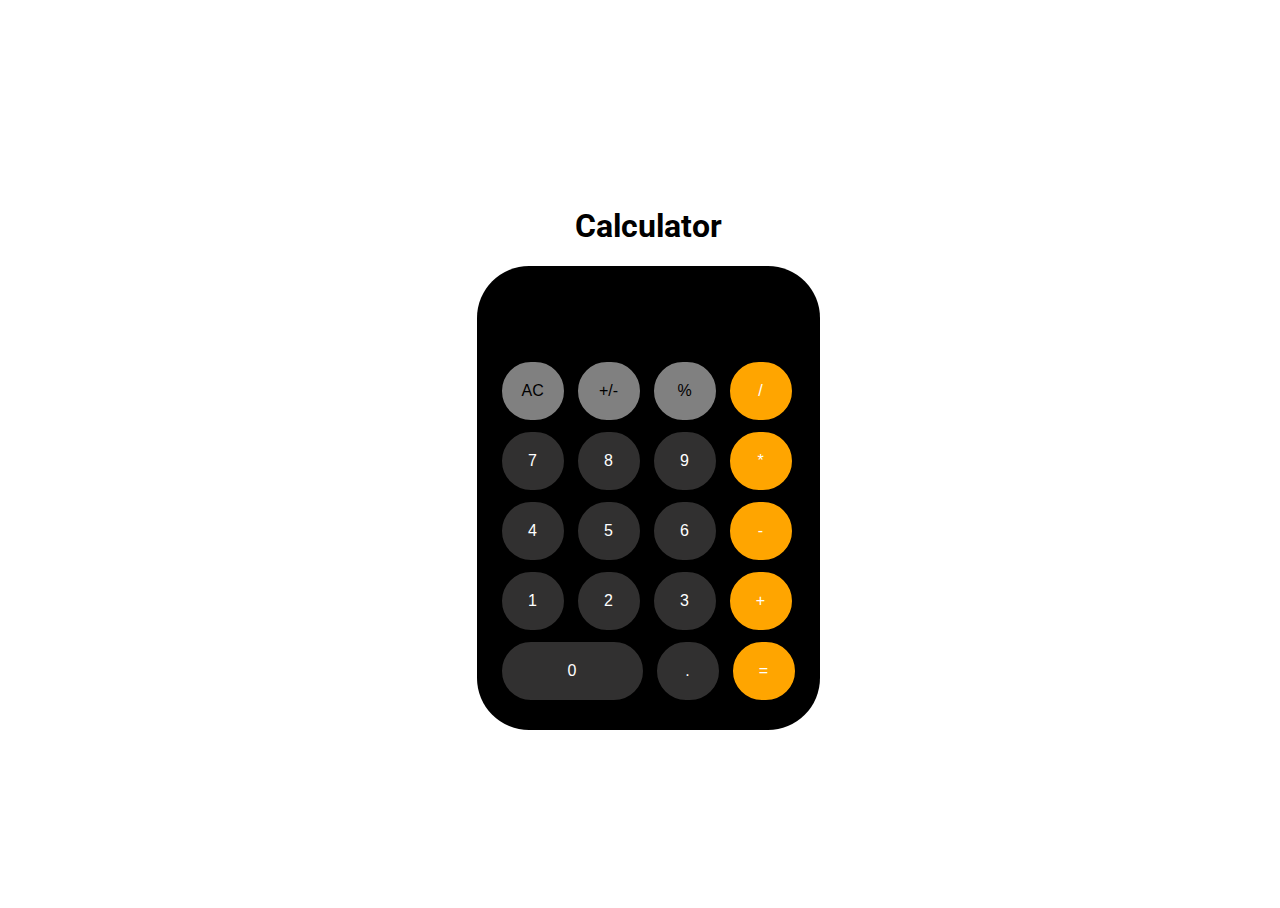
<file: Calculator/index.html>
<!DOCTYPE html>
<html lang="en">
<head>
    <meta charset="UTF-8">
    <meta name="viewport" content="width=device-width, initial-scale=1.0">
    <title>Calculate Me!</title>
    <link href="style.css" rel="stylesheet" type="text/css" />
    <link href="utils.css" rel="stylesheet" type="text/css" />
</head>
<body>
    <div class="container flex flex-col items-center mx-auto">
        <h1 class="text-center">Calculator</h1>
        <div class="Calculator">
        <div class="row">
            <div class="row">
                <input class="input h1" type="text"/>
            </div>
            <button class="button Lgrey font-color">AC</button>
            <button class="button Lgrey font-color">+/-</button>
            <button class="button Lgrey font-color">%</button>
            <button class="button orange operator-btn">/</button>
        </div>
        <div class="row">
            <button class="button Dgrey">7</button>
            <button class="button Dgrey">8</button>
            <button class="button Dgrey">9</button>
            <button class="button orange operator-btn">*</button>
        </div>
        <div class="row">
            <button class="button Dgrey">4</button>
            <button class="button Dgrey">5</button>
            <button class="button Dgrey">6</button>
            <button class="button orange operator-btn">-</button>
        </div>
        <div class="row">
            <button class="button Dgrey">1</button>
            <button class="button Dgrey">2</button>
            <button class="button Dgrey">3</button>
            <button class="button orange operator-btn">+</button>
        </div>
        <div class="row">
            <button class="button equal Dgrey">0</button>
            <button class="button Dgrey">.</button>
            <button class="button orange operator-btn">=</button>
        </div>
    </div>
    </div>

    <script src="script.js"></script>
    
</body>
</html>
</file>
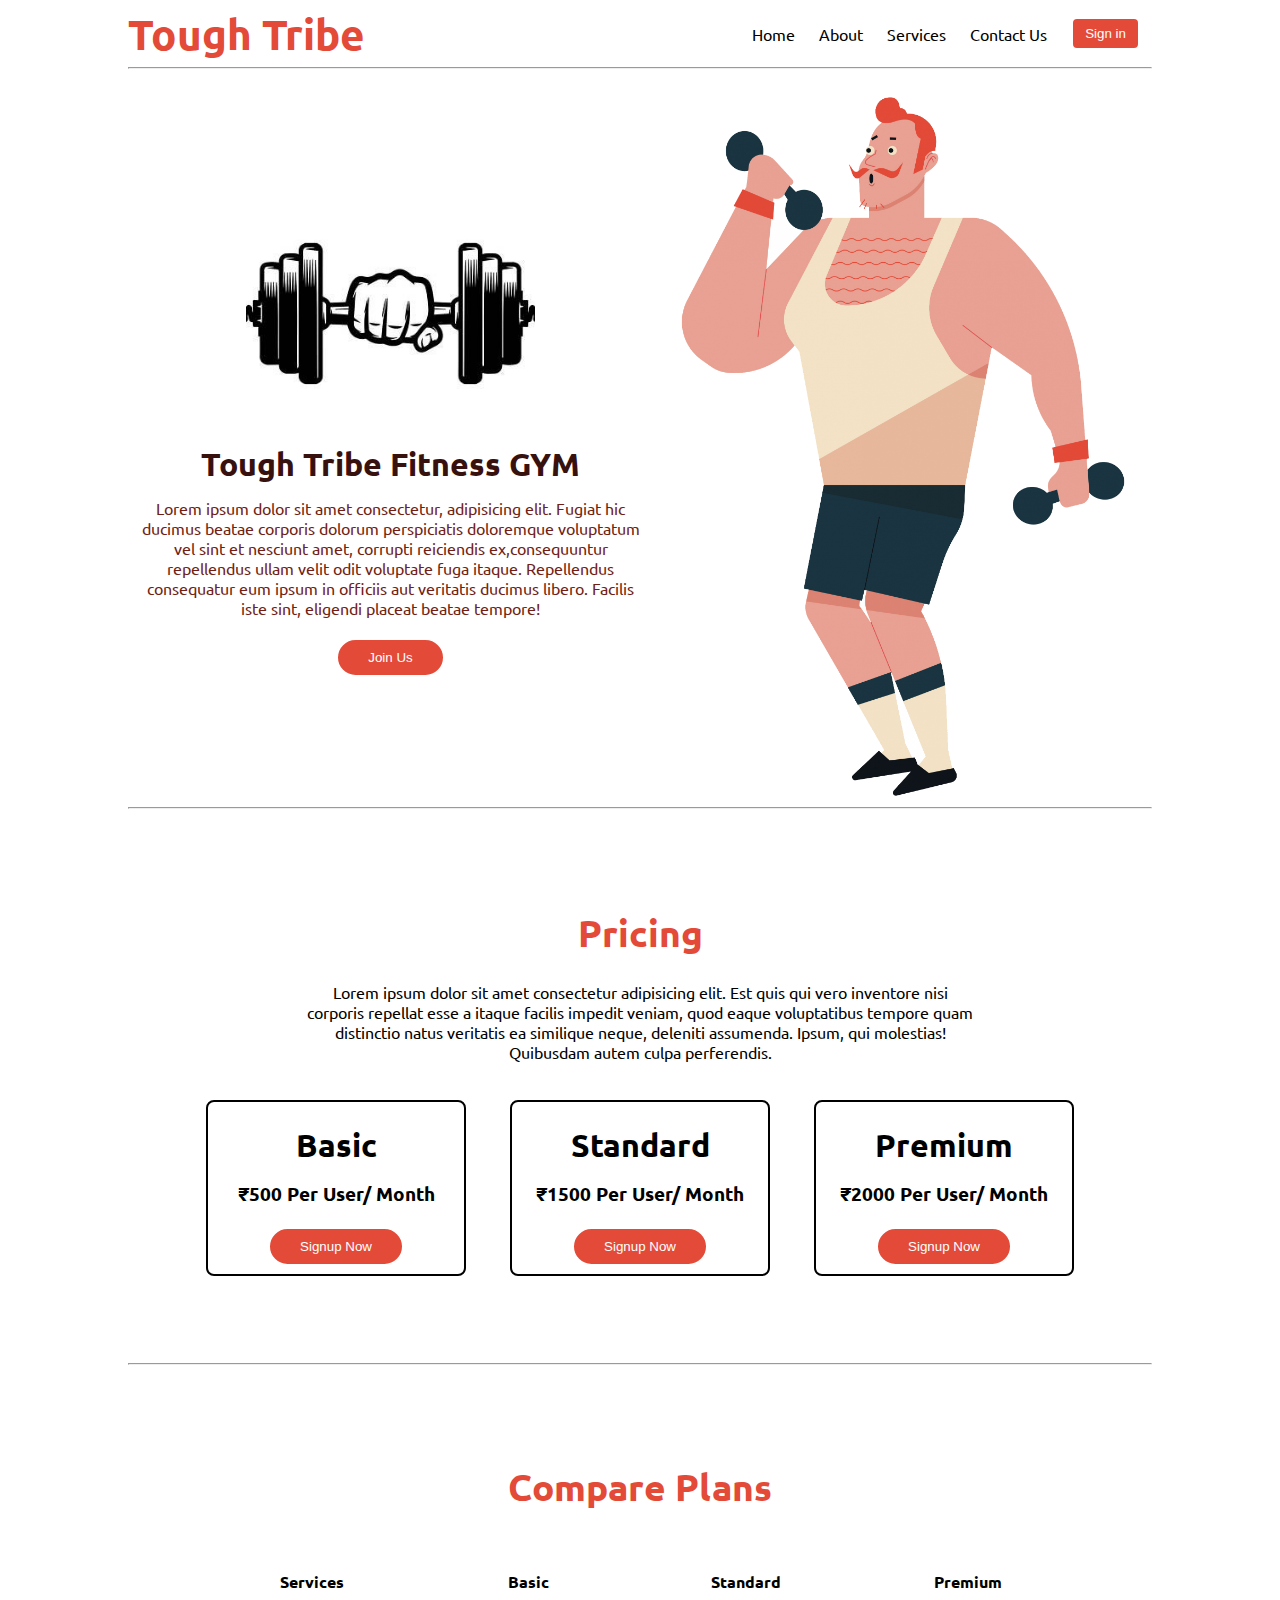
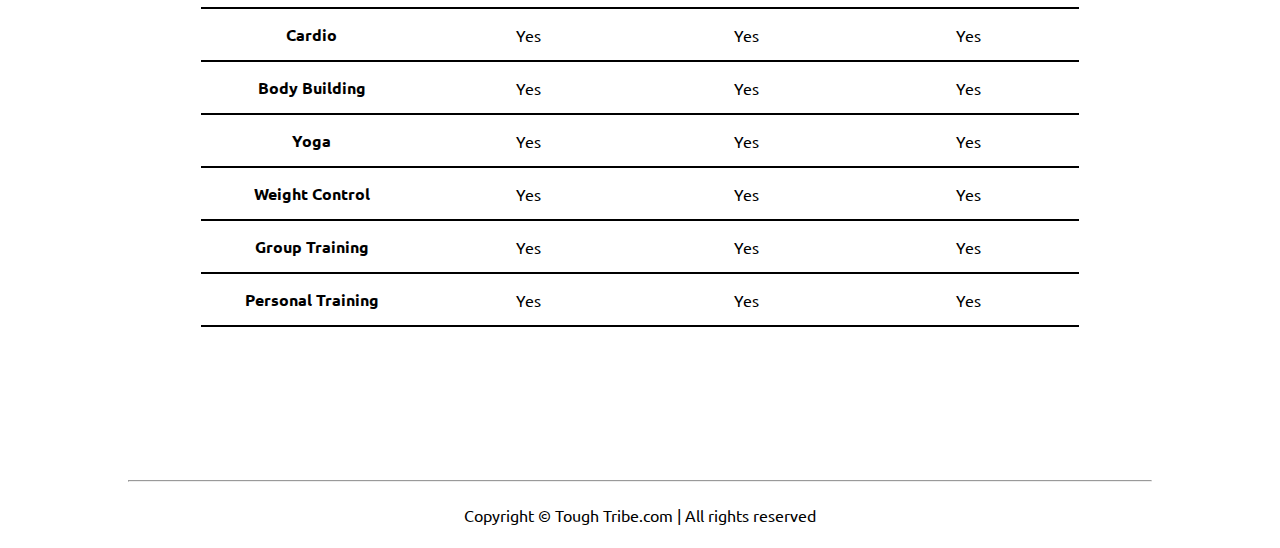
<file: Landing Page/index.html>
<!DOCTYPE html>
<html lang="en">
<head>
    <meta charset="UTF-8">
    <meta name="viewport" content="width=device-width, initial-scale=1.0">
    <title>Tough Tribe</title>
    <link rel="stylesheet" href="style.css">
    <link rel="stylesheet" href="utils.css">
</head>
<body class='overflow-x-hidden'>
    <div class="container mx-auto">
        <header>
            <nav class="flex justify-between">
                <div class="logo font-bold flex items-center text-blue"><h1>Tough Tribe</h1></div>
                <ul class="navbar flex items-center">
                    <li><a href="#">Home</a></li>
                    <li><a href="#">About</a></li>
                    <li><a href="#">Services</a></li>
                    <li><a href="#">Contact Us</a></li>
                    <li><button class="btn">Sign in</button></li>    
                </ul>
            </nav>
            <hr>
        </header>
        <main class="min-h-screen">
            <section class="section1">
                <div class="flex">
                    <div class="topleft flex flex-col justify-center px-2">
                        <div class=" text-center">
                            <img class="dumbellimg" src="Dumbell.png" alt="">
                        </div>
                        <h1 class="my-1 text-center">Tough Tribe Fitness GYM</h1>
                        <p class=" text-center">Lorem ipsum dolor sit amet consectetur, adipisicing elit.
                           Fugiat hic ducimus beatae corporis dolorum perspiciatis doloremque voluptatum vel sint et nesciunt amet,
                            corrupti reiciendis ex,consequuntur repellendus ullam velit odit voluptate fuga itaque.
                            Repellendus consequatur eum ipsum in officiis aut veritatis ducimus libero.
                            Facilis iste sint, eligendi placeat beatae tempore!</p><br>
                            <div class="text-center">
                              <button class="button">Join Us</button>
                            </div>
                    </div>
                    <div class="topright flex justify-center">
                        <img class="gymimg" src="GYM.png" alt="">
                    </div>
                </div>
            </section>
            <hr>
            <section class="section2">
                <h1 class="text-center my-2 text-blue">Pricing</h1>
                <p class="my-2">Lorem ipsum dolor sit amet consectetur adipisicing elit.
                    Est quis qui vero inventore nisi corporis repellat esse a itaque facilis impedit veniam,
                    quod eaque voluptatibus tempore quam distinctio natus veritatis ea similique neque,
                    deleniti assumenda. Ipsum, qui molestias! Quibusdam autem culpa perferendis.</p>
                    <div class="boxes flex justify-center">
                        <div class="box">
                            <h2>Basic</h2>
                            <li class="highlighted">₹500 Per User/ Month</li>
                            <br>
                            <li><button class="button">Signup Now</button></li>
                            </ul>
                        </div>
                        <div class="boxes flex">
                            <div class="box">
                                <h2>Standard</h2>
                                <li class="highlighted">₹1500 Per User/ Month</li>
                                <br>
                                <li><button class="button">Signup Now</button></li>
                                </ul>
                            </div>
                            <div class="boxes flex">
                                <div class="box">
                                    <h2>Premium</h2>
                                    <li class="highlighted">₹2000 Per User/ Month</li>
                                    <br>
                                    <li><button class="button">Signup Now</button></li>
                                    </ul>
                                </div>
                    </div>
            </section>
            <hr>
            <section class="section3">
                <h1 class="text-center my-2 text-blue">Compare Plans</h1>
                <div class="container plantable">
                    <table class="table text-center">
                      <thead>
                        <tr>
                          <th>Services</th>
                          <th>Basic</th>
                          <th>Standard</th>
                          <th>Premium</th>
                        </tr>
                      </thead>
                      <tbody>
                        <tr>
                          <th scope="row" class="text-start">Cardio</th>
                          <td>Yes</svg></td>
                          <td>Yes</svg></td>
                          <td>Yes</svg></td>
                        </tr>
                        <tr>
                          <th scope="row" class="text-start">Body Building</th>
                          <td>Yes</td>
                          <td>Yes</td>
                          <td>Yes</td>
                        </tr>
                      </tbody>
              
                      <tbody>
                        <tr>
                          <th scope="row" class="text-start">Yoga</th>
                          <td>Yes</td>
                          <td>Yes</td>
                          <td>Yes</td>
                        </tr>
                        <tr>
                          <th scope="row" class="text-start">Weight Control</th>
                          <td>Yes</td>
                          <td>Yes</td>
                          <td>Yes</td>
                        </tr>
                        <tr>
                          <th scope="row" class="text-start">Group Training</th>
                          <td>Yes</td>
                          <td>Yes</td>
                          <td>Yes</td>
                        </tr>
                        <tr>
                          <th scope="row" class="text-start">Personal Training</th>
                          <td>Yes</td>
                          <td>Yes</td>
                          <td>Yes</td>
                        </tr>
                      </tbody>
                    </table>
            </section>
            <hr>
        </main>
        <footer>
            Copyright &copy; Tough Tribe.com | All rights reserved

        </footer>
    </div>
    
</body>
</html>
</file>
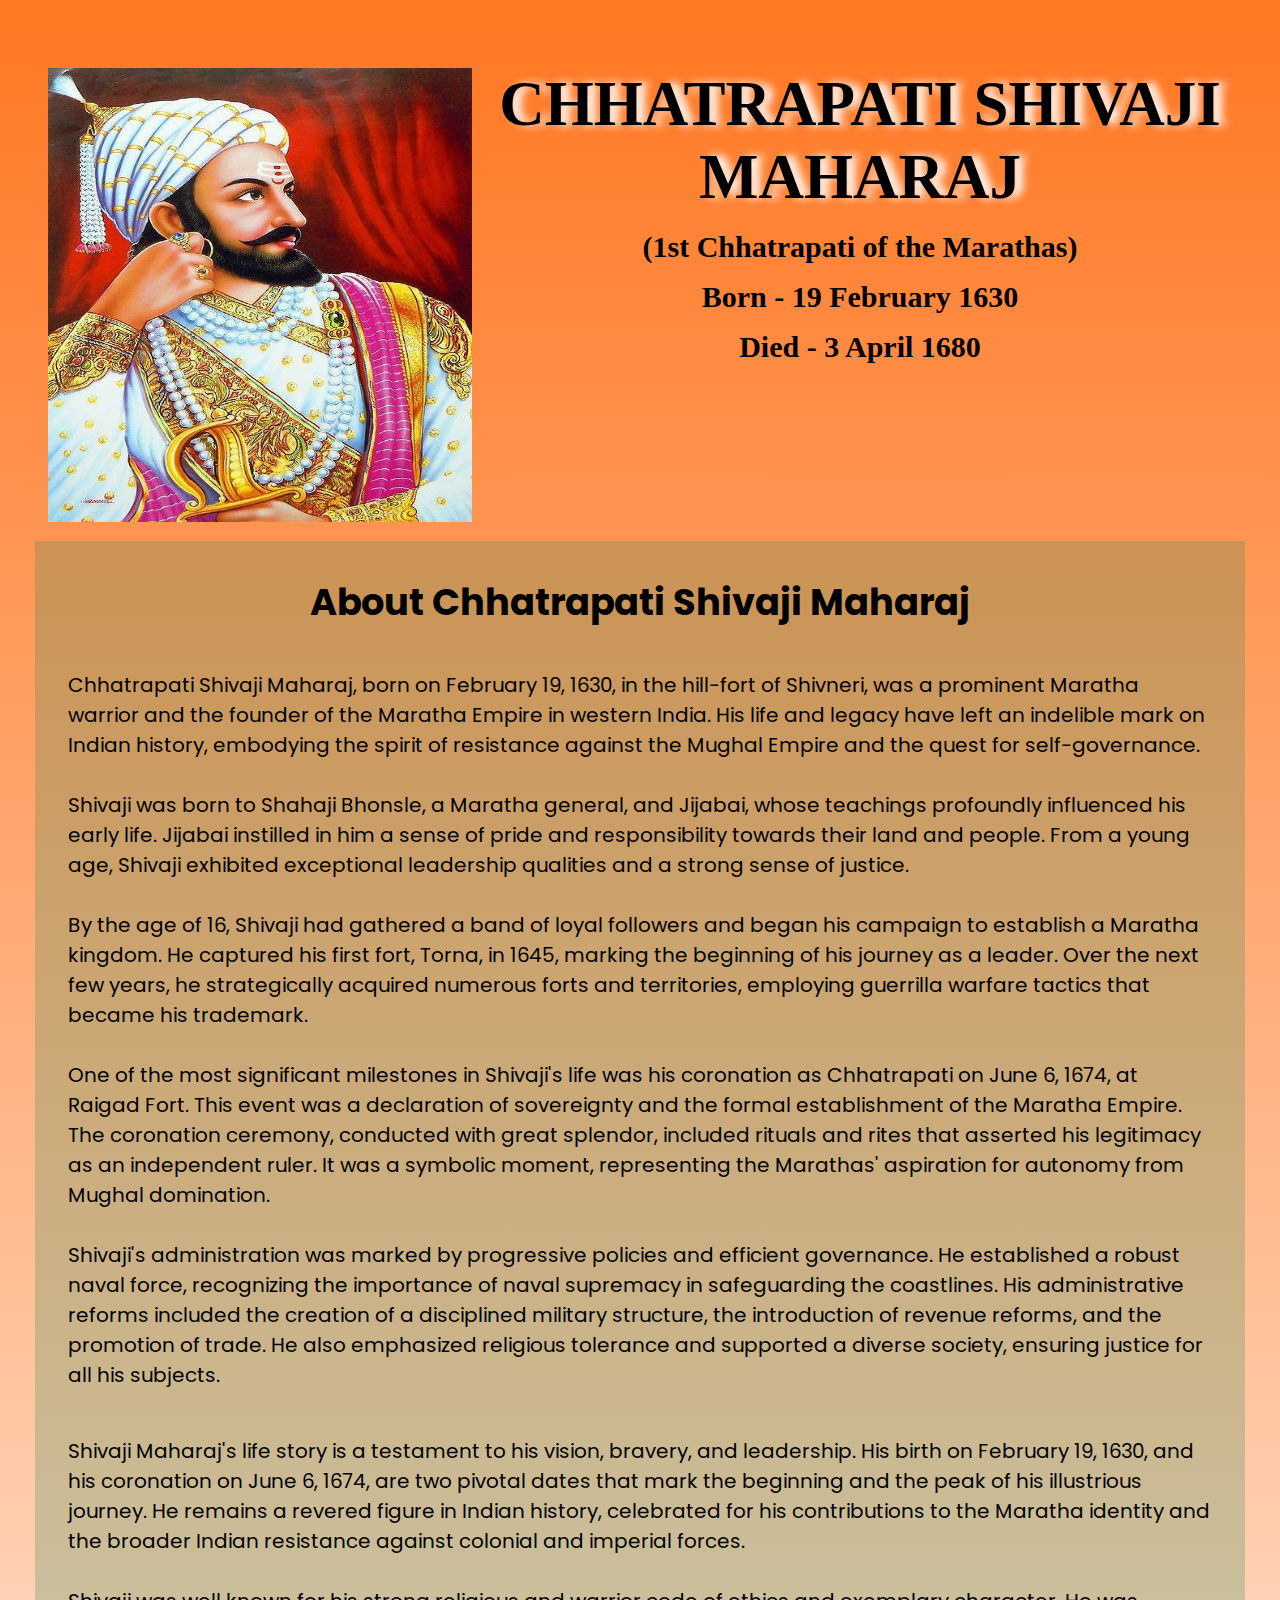
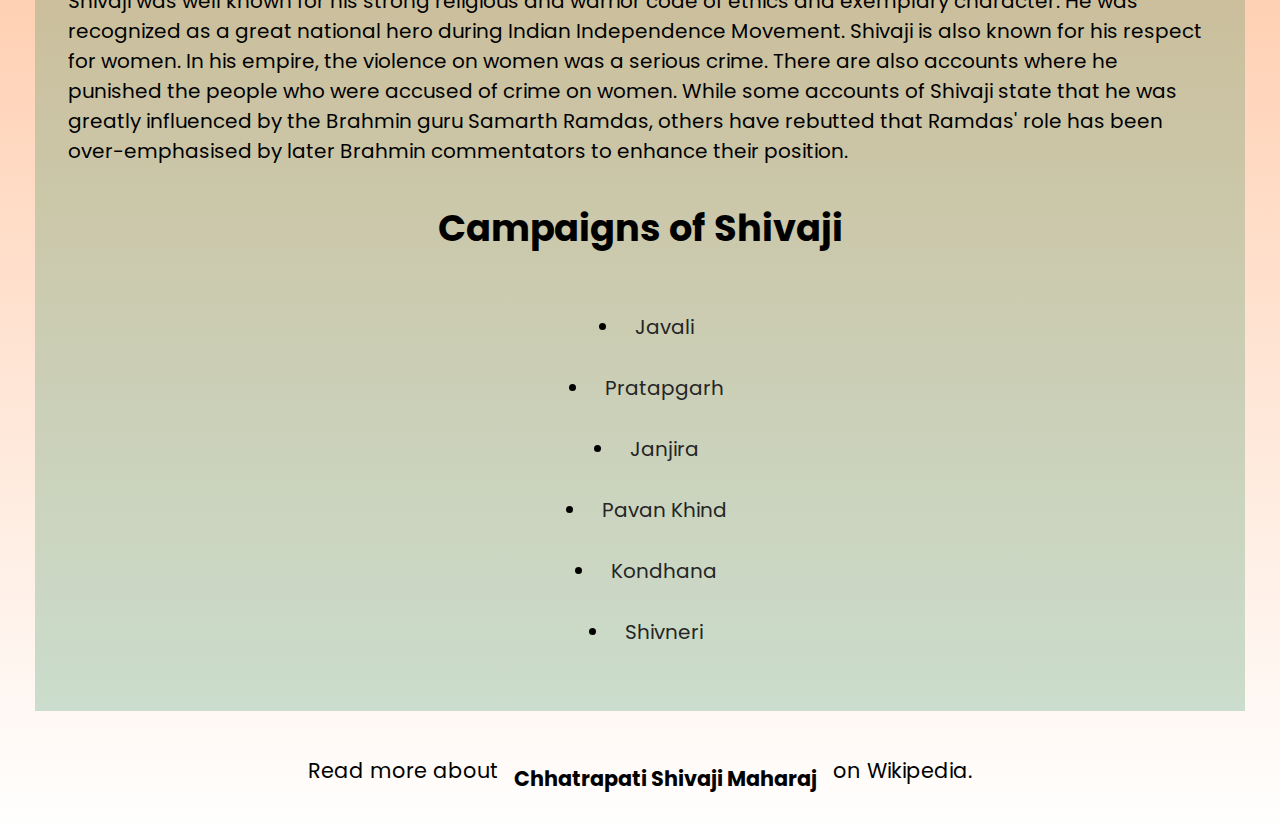
<file: Tribute Page/index.html>
<!DOCTYPE html>
<html lang="en">

<head>
	<meta charset="UTF-8">
	<meta http-equiv="X-UA-Compatible" content="IE=edge">
	<meta name="viewport" content="width=device-width, initial-scale=1.0">
	<title>Chhatrapati Shivaji Maharaj</title>
	<link rel="stylesheet" href="style.css">
	<link rel="preconnect" href="https://fonts.googleapis.com">
	<link rel="preconnect" href="https://fonts.gstatic.com" crossorigin>
	<link href="https://fonts.googleapis.com/css2?family=Poppins&display=swap" rel="stylesheet">
</head>

<body>
	<main id="main">
		
		<section class="top_section">
			<div class="image_container">
			  <img src="chhtraptishivaji.jpg" alt="tribute" />
			</div>
			<div>
			  <h1 id="title">Chhatrapati Shivaji Maharaj</h1>
			  <h4>(1st Chhatrapati of the Marathas)</h4>
			  <h4>Born - 19 February 1630</h4>
			  <h4>Died - 3 April 1680</h4>
			</div>
		  </section>
		<div id="tribute-data">
			<h1 class="title">
				About Chhatrapati Shivaji Maharaj
			</h1>
			<p id="tribute-info">Chhatrapati Shivaji Maharaj, born on February 19, 1630, in the hill-fort of Shivneri,
				was a prominent Maratha warrior and the founder of the Maratha Empire in western India.
				His life and legacy have left an indelible mark on Indian history,
				embodying the spirit of resistance against the Mughal Empire and the quest for self-governance.<br> </br>

				Shivaji was born to Shahaji Bhonsle, a Maratha general, and Jijabai,
				whose teachings profoundly influenced his early life. Jijabai instilled in him a sense of pride and
				responsibility towards their land and people. From a young age, Shivaji exhibited exceptional leadership qualities
				and a strong sense of justice.<br> </br>

				By the age of 16, Shivaji had gathered a band of loyal followers and began his campaign to establish a Maratha kingdom.
				He captured his first fort, Torna, in 1645, marking the beginning of his journey as a leader.
				Over the next few years, he strategically acquired numerous forts and territories,
				employing guerrilla warfare tactics that became his trademark.<br> </br>

				One of the most significant milestones in Shivaji's life was his coronation as Chhatrapati on June 6, 1674,
				at Raigad Fort. This event was a declaration of sovereignty and the formal establishment of the Maratha Empire.
				The coronation ceremony, conducted with great splendor, included rituals and rites that asserted his legitimacy as an
				independent ruler. It was a symbolic moment, representing the Marathas' aspiration for autonomy from Mughal domination.
				<br> </br>

				Shivaji's administration was marked by progressive policies and efficient governance.
				He established a robust naval force, recognizing the importance of naval supremacy in safeguarding the coastlines.
				His administrative reforms included the creation of a disciplined military structure,
				the introduction of revenue reforms, and the promotion of trade. He also emphasized religious tolerance and
				supported a diverse society, ensuring justice for all his subjects.<br> </br>				

			<p id="tribute-info">Shivaji Maharaj's life story is a testament to his vision, bravery, and leadership.
				His birth on February 19, 1630, and his coronation on June 6, 1674, are two pivotal dates that mark the beginning and
				the peak of his illustrious journey. He remains a revered figure in Indian history,
				celebrated for his contributions to the Maratha identity and the broader Indian resistance against colonial and
				imperial forces. <br> </br>

				Shivaji was well known for his strong religious and warrior code of ethics and exemplary character.
				He was recognized as a great national hero during Indian Independence Movement.
				Shivaji is also known for his respect for women. In his empire, the violence on women was a serious
				crime.
				There are also accounts where he punished the people who were accused of crime on women.
				While some accounts of Shivaji state that he was greatly influenced by the Brahmin guru Samarth Ramdas,
				others have rebutted that Ramdas' role has been over-emphasised by later Brahmin commentators to enhance
				their position.</p><br>

				<h1 class="title">Campaigns of Shivaji</h1>	
				
				<section class="campaign_section">
				<ul class="center">
					<li>
						<a href="https://en.wikipedia.org/wiki/Shivaji%27s_Campaign_of_Javali" title="">Javali</a>
					</li>
					<li>
						<a href="https://en.wikipedia.org/wiki/Battle_of_Pratapgarh" title="Battle of Pratapgarh">Pratapgarh</a>
					</li>
					<li>
						<a href="https://en.wikipedia.org/wiki/Shivaji%27s_invasions_of_Janjira" title="Shivaji's invasions of Janjira">Janjira</a>
					</li>
					<li>
						<a href="https://en.wikipedia.org/wiki/Battle_of_Pavan_Khind" title="Battle of Pavan Khind">Pavan Khind</a>
					</li>
					<li>
						<a href="https://en.wikipedia.org/wiki/Battle_of_Sinhagad" title="">Kondhana</a>
					</li>
					<li>
						<a href="https://en.wikipedia.org/wiki/Battle_of_Shivneri_Fort" title="Battle of Shivneri Fort">Shivneri</a>
					</li>

				</section>
					
		</div>
		<br>

		<footer>
			Read more about
			<a id="tribute-link" href="https://en.wikipedia.org/wiki/Shivaji">
				<b>Chhatrapati Shivaji Maharaj</b>
			</a>on Wikipedia.
		</footer>
	</main>
</body>

</html>
</file>
<file: Calculator/style.css>
@import url('https://fonts.googleapis.com/css2?family=Roboto:wght@300&family=Ubuntu:ital,wght@0,300;0,400;0,500;0,700;1,300;1,400;1,500;1,700&display=swap');

html,body {
    height: 100%;
    width: 100%;
    font-family: 'Roboto', sans-serif;
}

.container{
    width: 100%;
    height: 100vh;
    background:white;
    display: flex;
    align-items: center;
    justify-content: center;
}

.Calculator{
    background: black;
    padding: 20px;
    border-radius: 52px;
}

.button{
    padding: 20px;
    width: 66px;
    margin: 0 3px;
    border: 2px solid black;
    border-radius: 35px;
    cursor: pointer;
    font-size: 1rem;
    color: white;
}

.button:hover{
    background-color: hsl(0, 0%, 40%);
}

.button:active{
    background-color: hsl(0, 0%, 50%);

}

.operator-btn:hover{
    background-color: hsl(35, 100%, 65%);
}

.operator-btn:active{
    background-color: hsl(35, 100%, 75%);
}
.orange{
    background: orange;
}

.Lgrey{
    background: grey;
}

.Dgrey{
    background: rgb(49, 48, 48);
}

.font-color{
    color: black;
}

.equal{
    width:145px;

}

.row{
    margin: 8px 0;
}

.row input{
    width: 291px;
    font-size: 30px;
    margin: 0;
    padding: 10px 0;
    border: 2px solid black;
    border-radius: 30px;
    background: transparent;
    text-align: right;
}

.h1{
    color: white;
}
</file>
<file: Calculator/utils.css>
.text-center{
    text-align: center;
}

.mx-auto{
    margin: auto;
}

.flex {
    display:flex;

} 

.flex-col{
    flex-direction: column;
}

.items-center{
    align-items: center;
}
</file>
<file: Landing Page/style.css>
@import url('https://fonts.googleapis.com/css2?family=Ubuntu:wght@300&display=swap');

*{
    margin: 0;
    padding: 0;
}

.container{
    max-width: 80vw;
    font-family: 'Ubuntu', sans-serif;
}

.navbar{
    display: flex;
    height: 67px;
}

.navbar li{
    list-style: none;
    margin: 0 12px;
}

.navbar li a{
    text-decoration: none;
    color: black;
}

.navbar li a:hover{
    color: rgb(227 74 56);
    transition: .3s;
}

.topleft{
    width: 50%;
}

.topright{ 
    width: 50%;
}

.section1{
   max-height: 100vh; 
   color: #711e15;
}

.section1 h1{
    color: #37110d;
    font-size: 2rem;
}

.logo{
    font-size: 1.3rem;
}

.dumbellimg{
    width: 289px;
}

.topright .gymimg{
    width: 466px;
}

.section2{
    padding: 75px;
}

.section2 h1{
    font-size: 2.3rem;
}

.section2 p{
    padding: 0 8vw;
    text-align: center;
}

.box{
    padding: 8px 0;
    margin: 12px 22px;
    min-width: 20vw;
    border: 2px solid black;
    border-radius: 8px;
    text-align: center;
}

.box h2{
    font-size: 2rem;
    padding: 15px 0;

}

.highlighted{
    font-size: 1.2rem;
    font-weight: bolder;
}

.box li{
    list-style-type: none;
}

.box ul li{
    margin: 12px 2px;
}

.plantable{
    display: flex;
    justify-content: center;
    align-items: center;
}

.section3 table{
    width: 100%;
    margin-bottom: 80px;
    margin-top: 20px;
    border-collapse: collapse;
}

.section3 table th{
    width: 23vw;
    border-bottom: 2px solid black;
    padding: 15px 0;
}

.section3 table td{
    border-bottom: 2px solid black;
}

.section3 h1{
    font-size: 2.3rem;
}

.section3{
    padding: 73px;

}

footer{
    padding: 23px;
    text-align: center;

}
</file>
<file: Landing Page/utils.css>
.min-h-screen{
    min-height: 100vh;
}

.bg-red{
    background-color: red;
}

.mx-auto{
    margin-left: auto;
    margin-right: auto;
}

.flex{
    display: flex;
}

.items-center{
    align-items: center;
}

.justify-between{
    justify-content: space-between;
}

.justify-center{
    justify-content: center;
}

.flex-col{
    flex-direction: column;
}

.font-bold{
    font-weight: bolder;
}

.my-1{
    margin-top: 13px;
    margin-bottom: 13px;
}

.my-2{
    margin-top: 26px;
    margin-bottom: 26px;
}

.px-2{
    padding-left: 13px;
    padding-right: 13px;
}

.text-blue{
    color: rgb(227 74 56);;
}

.btn{
    padding:7px 12px;
    border: 2px solid white;
    border-radius: 6px;
    cursor: pointer;
    color: white;
    background-color: rgb(227 74 56);
    transition: .5s;
}

.btn:hover{
    transform: scale(1.3);
    cursor: pointer;
}

.button{
    padding:10px 30px;
    border: 2px solid white;
    border-radius: 26px;
    cursor: pointer;
    color: white;
    background-color: rgb(227 74 56);
}

.overflow-x-hidden{
    overflow-x: hidden;
}

.text-center{
    text-align: center;
}
</file>
<file: Tribute Page/style.css>
*{
	margin: 0;
	padding: 8px;
	box-sizing: border-box;
	font-family: 'Poppins', sans-serif;
}
body {
	background: linear-gradient(#FF7722,white ) ;	
}
#title {
	text-align: center;
	text-shadow: 8px 0px 8px white;
	font-size: 7vh;
}
a{
	text-decoration: none;
	color: #252525;
}
#img{
	display: grid;
	place-items: center;
}

.image_container,
img {
  width: 440px;
  height: 470px;
}

.top_section {
    margin-top: 20px;
    display: flex;
    justify-content: space-between;
    align-items: flex-start;
  }

.top_section h1 {
    font-size: 50px;
    font-weight: bold;
    color: #000000;
    text-transform: uppercase;
    font-family: "Platypi", serif;
  }
  .top_section h4 {
    font-size: 30px;
    text-align: center;
    font-family: "Platypi", serif;
  }

#caption {
	font-size: 1.5rem;
	text-align: center;
	font-family: Gill Sans;
	color: black;
}
div#tribute-data {
	background-color: rgb(46, 139, 87, 0.25);
	font-family: Georgia;
	padding: 25px 25px;
	margin: 11px;
}
div#tribute-data:hover{
	box-shadow: #FF7722 20px 10px 30px 5px;
	transition: 2s;
}
#tribute-info{
	font-size: 20px	;
}
h1.title{
	font-size: 2.3rem;
	color: black;
	text-align: center;
	margin-bottom: 1.5rem;
	font-family: 'Poppins', sans-serif;
}	
#tribute-link {
	text-decoration: none;
	color: black;
}

.campaign_section ul {
	margin-left: 20px;
	font-size: 20px;
}

.campaign_section li {
	margin-bottom: 15px;
}

footer{
	display: flex;
	justify-content: center;
	font-size: 1.3rem;
}

.center{
	text-align: center;
	list-style-position: inside;
}

@media(max-width: 800px){
	#title{
		font-size: 4vh;
	}
	#caption{
		font-size: 0.8rem;
		padding: 1rem;
	}
	h1.title{
		font-size: 1.1rem;
	}
	#tribute-info{
		font-size: 1rem;
	}
	footer{
		padding: 1rem;
		font-size: 1rem;
		flex-direction: column;
	}
	footer a{
		width: 21rem;
	}
	footer a small{
		width: 25rem;
	}
}
</file>
